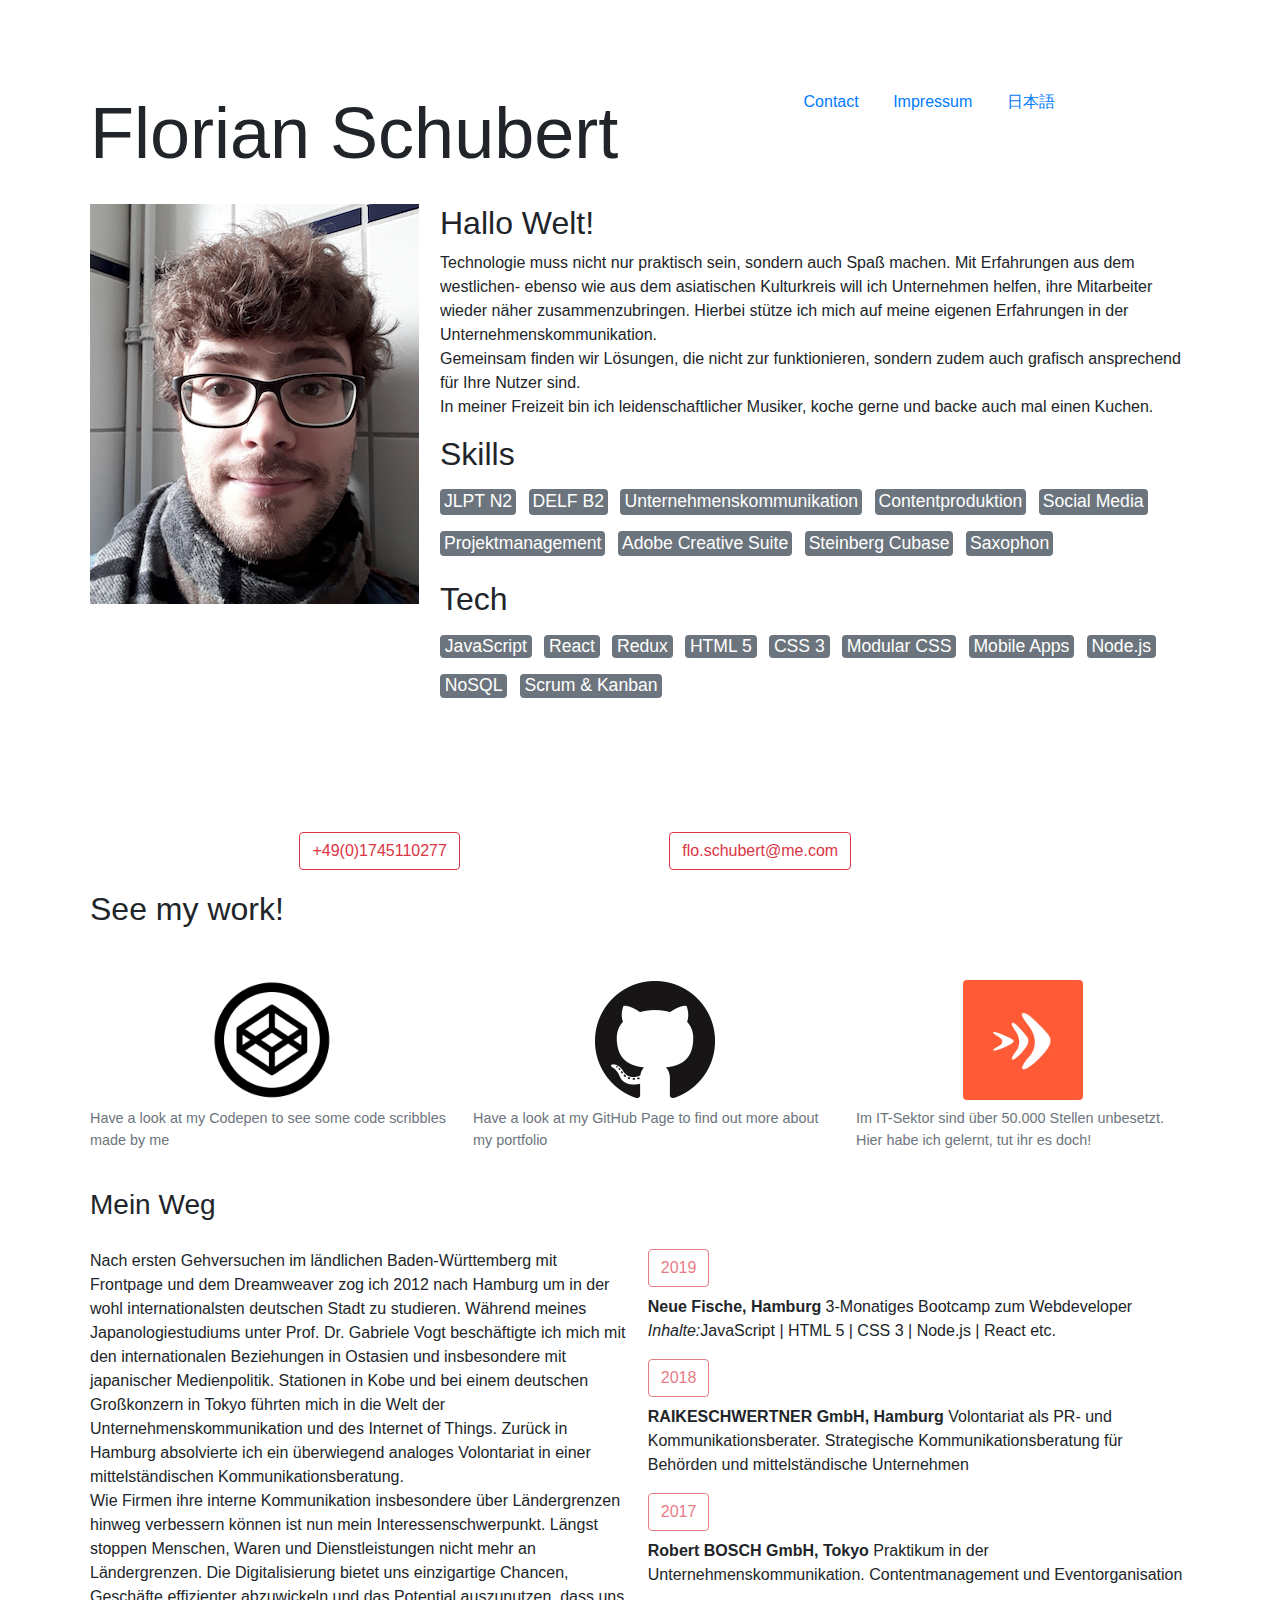
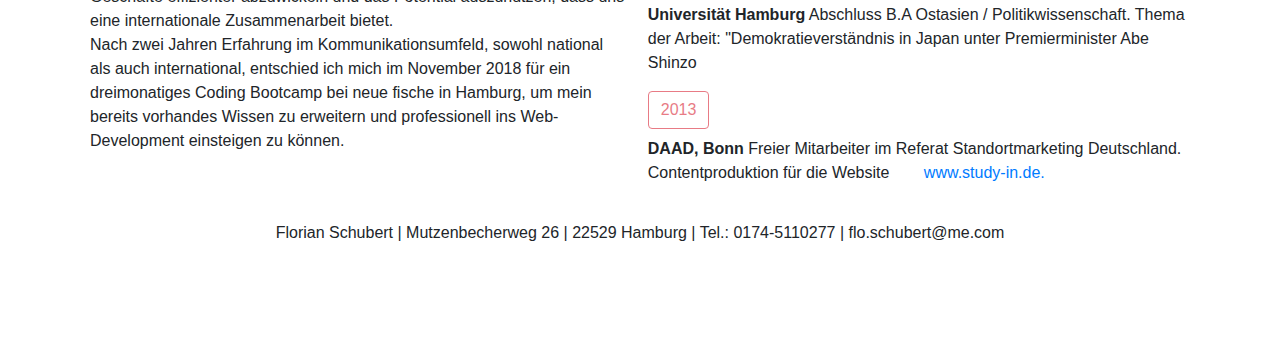
<file: index.html>
<!DOCTYPE html>
<html lang="de">
<head>
 <meta charset="UTF-8">
 <meta name="viewport" content="width=device-width, initial-scale=1.0">
 <meta http-equiv="X-UA-Compatible" content="ie=edge">
    <title>Florian Schubert | Web Development & Communications</title>
    <link
     rel="stylesheet" href="bootstrap.min.css" integrity="sha384-GJzZqFGwb1QTTN6wy59ffF1BuGJpLSa9DkKMp0DgiMDm4iYMj70gZWKYbI706tWS" crossorigin="anonymous">
     <script src="jquery.js"></script>
     <script src="popper.min.js"></script>
<script src="bootstrap.min.js" integrity="sha384-B0UglyR+jN6CkvvICOB2joaf5I4l3gm9GU6Hc1og6Ls7i6U/mkkaduKaBhlAXv9k" crossorigin="anonymous">
</script>
<link rel="stylesheet" href="stylesheet.css">
</head>
<body class="">
   <header class="header_Grid">
<div>
   <h1 class="display-3">Florian Schubert</h1>
</div>
<nav class="">
   <a href="mailto:flo.schubert@me.com" class="">Contact</a>
   <a href="#imprint" class="">Impressum</a>
   <a href="jap.html" class="">日本語</a>
</nav>
   </header>
   <section class="section_about">
      <div class="">
      <img class="img-fluid" src="png/Profilfoto.png" alt="Florian Schubert">
   </div>
     <div class=""> 
        <h2 class="">Hallo Welt!</h2>
        <p>
          Technologie muss nicht nur praktisch sein, sondern auch Spaß machen. Mit Erfahrungen aus dem westlichen- ebenso wie aus dem asiatischen Kulturkreis will ich Unternehmen helfen, ihre Mitarbeiter wieder näher zusammenzubringen. Hierbei stütze ich mich auf meine eigenen Erfahrungen in der Unternehmenskommunikation. <br>
          Gemeinsam finden wir Lösungen, die nicht zur funktionieren, sondern zudem auch grafisch ansprechend für Ihre Nutzer sind. 
          <br>
          In meiner Freizeit bin ich leidenschaftlicher Musiker, koche gerne und backe auch mal einen Kuchen. 
         </p>
         <h2>Skills</h2>
         <ul class="list-inline">
            <li class=" p-1 my-2 list-inline-item badge badge-secondary"> <span style="font-size: 1.1rem"class="font-weight-light">JLPT N2</span></li>
            <li class="p-1 my-2 list-inline-item badge badge-secondary"> <span style="font-size: 1.1rem" class="font-weight-light">DELF B2</span></li>
            <li class="p-1 my-2 list-inline-item badge badge-secondary"> <span style="font-size: 1.1rem" class="font-weight-light">Unternehmenskommunikation</span></li>
            <li class="p-1 my-2 list-inline-item badge badge-secondary"> <span style="font-size: 1.1rem" class="font-weight-light">Contentproduktion</span></li>
            <li class=" p-1 list-inline-item badge badge-secondary my-2"> <span style="font-size: 1.1rem" class="font-weight-light">Social Media</span></li>
            <li class="p-1 list-inline-item badge badge-secondary my-2"> <span style="font-size: 1.1rem" class="font-weight-light">Projektmanagement</span></li>
            <li class="p-1 list-inline-item badge badge-secondary my-2"> <span style="font-size: 1.1rem" class="font-weight-light">Adobe Creative Suite</span></li>
            <li class="p-1 list-inline-item badge badge-secondary my-2"> <span style="font-size: 1.1rem" class="font-weight-light">Steinberg Cubase</span></li>
            <li class="p-1 list-inline-item badge badge-secondary my-2"> <span style="font-size: 1.1rem" class="font-weight-light">Saxophon</span></li>
         </ul>
<h2>Tech</h2>
<ul class="list-inline">
   <li class="list-inline-item badge badge-secondary my-2"> <span style="font-size: 1.1rem" class="font-weight-light">JavaScript</span></li>
   <li class="list-inline-item badge badge-secondary my-2"> <span style="font-size: 1.1rem" class="font-weight-light">React</span></li>
   <li class="list-inline-item badge badge-secondary my-2"> <span style="font-size: 1.1rem" class="font-weight-light">Redux</span></li>
   <li class="list-inline-item badge badge-secondary my-2"> <span style="font-size: 1.1rem" class="font-weight-light">HTML 5</span></li>
   <li class="list-inline-item badge badge-secondary my-2"> <span style="font-size: 1.1rem" class="font-weight-light">CSS 3</span></li>
   <li class="list-inline-item badge badge-secondary my-2"> <span style="font-size: 1.1rem" class="font-weight-light">Modular CSS</span></li>
   <li class="list-inline-item badge badge-secondary my-2"> <span style="font-size: 1.1rem" class="font-weight-light">Mobile Apps</span></li>
   <li class="list-inline-item badge badge-secondary my-2"> <span style="font-size: 1.1rem" class="font-weight-light">Node.js</span></li>
   <li class="list-inline-item badge badge-secondary my-2"> <span style="font-size: 1.1rem" class="font-weight-light">NoSQL</span></li>
      <li class="list-inline-item badge badge-secondary my-2"> <span style="font-size: 1.1rem" class="font-weight-light">Scrum & Kanban</li>
</ul>

      </div> 
   </section>
      <section class="section_contact">
      <div>

      </div>
         <div class="">
               <a class=" btn btn-outline-danger" href="tel:+49403480098">+49(0)1745110277</a>
         </div>
         <div>
               <a class="btn btn-outline-danger "href="mailto:flo.schubert@me.com">flo.schubert@me.com</a>
         </div> 
       
      </section>
      <div><h2>See my work!</h2></div>
     

   <section class="section_work">      
      <figure class="figure">
           <a href="https://codepen.io/fschubert92/"><img src="png/codepen-logo.png" class="figure-img img-fluid rounded d-block mx-auto" width="120px" height="120px" alt="Have a look at my CodePen"></a>
            <figcaption class="figure-caption">Have a look at my Codepen to see some code scribbles made by me</figcaption>
          </figure>

          <figure class="figure">
             <a href="https://github.com/FSchubert92">
               <img src="png/GitHub-Mark-120px-plus.png" class="figure-img img-fluid rounded justify-content-center d-block mx-auto" alt="Have a look at my GitHub Page">
            </a>
               <figcaption class="figure-caption">Have a look at my GitHub Page to find out more about my portfolio</figcaption>
             </figure>
             <figure class="figure">
                <a href="https://www.neuefische.de/">
                  <img src="png/26805423_1409968235797327_4132342355469485403_n.png"  class="figure-img img-fluid rounded d-block mx-auto" height="120px" width="120px"alt="Neue Fische">
               </a>
                  <figcaption class="figure-caption">Im IT-Sektor sind über 50.000 Stellen unbesetzt. Hier habe ich gelernt, tut ihr es doch!</figcaption>
                </figure>
</section>
<div>
      <h3>Mein Weg</h3>
   </div>
   <section class="section_weg">

<p class="">
   Nach ersten Gehversuchen im ländlichen Baden-Württemberg mit Frontpage und dem Dreamweaver zog ich 2012 nach Hamburg um in der wohl internationalsten deutschen Stadt zu studieren. Während meines Japanologiestudiums unter Prof. Dr. Gabriele Vogt beschäftigte ich mich mit den internationalen Beziehungen in Ostasien und insbesondere mit japanischer Medienpolitik. Stationen in Kobe und bei einem deutschen Großkonzern in Tokyo führten mich in die Welt der Unternehmenskommunikation und des Internet of Things. Zurück in Hamburg absolvierte ich ein überwiegend analoges Volontariat in einer mittelständischen Kommunikationsberatung. <br>
   Wie Firmen ihre interne Kommunikation insbesondere über Ländergrenzen hinweg verbessern können ist nun mein Interessenschwerpunkt. Längst stoppen Menschen, Waren und Dienstleistungen nicht mehr an Ländergrenzen. Die Digitalisierung bietet uns einzigartige Chancen, Geschäfte effizienter abzuwickeln und das Potential auszunutzen, dass uns eine internationale Zusammenarbeit bietet. 
   <br>
   Nach zwei Jahren Erfahrung im Kommunikationsumfeld, sowohl national als auch international, entschied ich mich im November 2018 für ein dreimonatiges Coding Bootcamp bei neue fische in Hamburg, um mein bereits vorhandes Wissen zu erweitern und professionell ins Web-Development einsteigen zu können. 
</p>
<div class="">
 <ul class="list-inline">
<li class="btn btn-outline-danger disabled mb-2">2019</li>
<p><span class="font-weight-bold">Neue Fische, Hamburg</span> 3-Monatiges Bootcamp zum Webdeveloper <br>
<span class="font-italic">Inhalte:</span>JavaScript | HTML 5 | CSS 3 | Node.js | React etc.</p>
<li class="btn btn-outline-danger disabled mb-2">2018</li>
<p> <span class="font-weight-bold">RAIKESCHWERTNER GmbH, Hamburg</span> Volontariat als PR- und Kommunikationsberater. Strategische Kommunikationsberatung für Behörden und mittelständische Unternehmen</p>
<li class="btn btn-outline-danger disabled mb-2">2017</li>
<p> <span class="font-weight-bold">Robert BOSCH GmbH, Tokyo</span> Praktikum in der Unternehmenskommunikation. Contentmanagement und Eventorganisation</p>
<p> <span class="font-weight-bold">Universität Hamburg</span> Abschluss B.A Ostasien / Politikwissenschaft. Thema der Arbeit: "Demokratieverständnis in Japan unter Premierminister Abe Shinzo</p>
<li class="btn btn-outline-danger disabled mb-2">2013</li>
<p> <span class="font-weight-bold">DAAD, Bonn</span> Freier Mitarbeiter im Referat Standortmarketing Deutschland. Contentproduktion für die Website <a href="https://www.study-in.de">www.study-in.de.</a> </p>
 </ul>
 

</div>
</section>
<section id="imprint" class="">
<p class="text-center">Florian Schubert | Mutzenbecherweg 26 | 22529 Hamburg | Tel.: 0174-5110277 | flo.schubert@me.com </p>
</section>
</body>
</html>
</file>
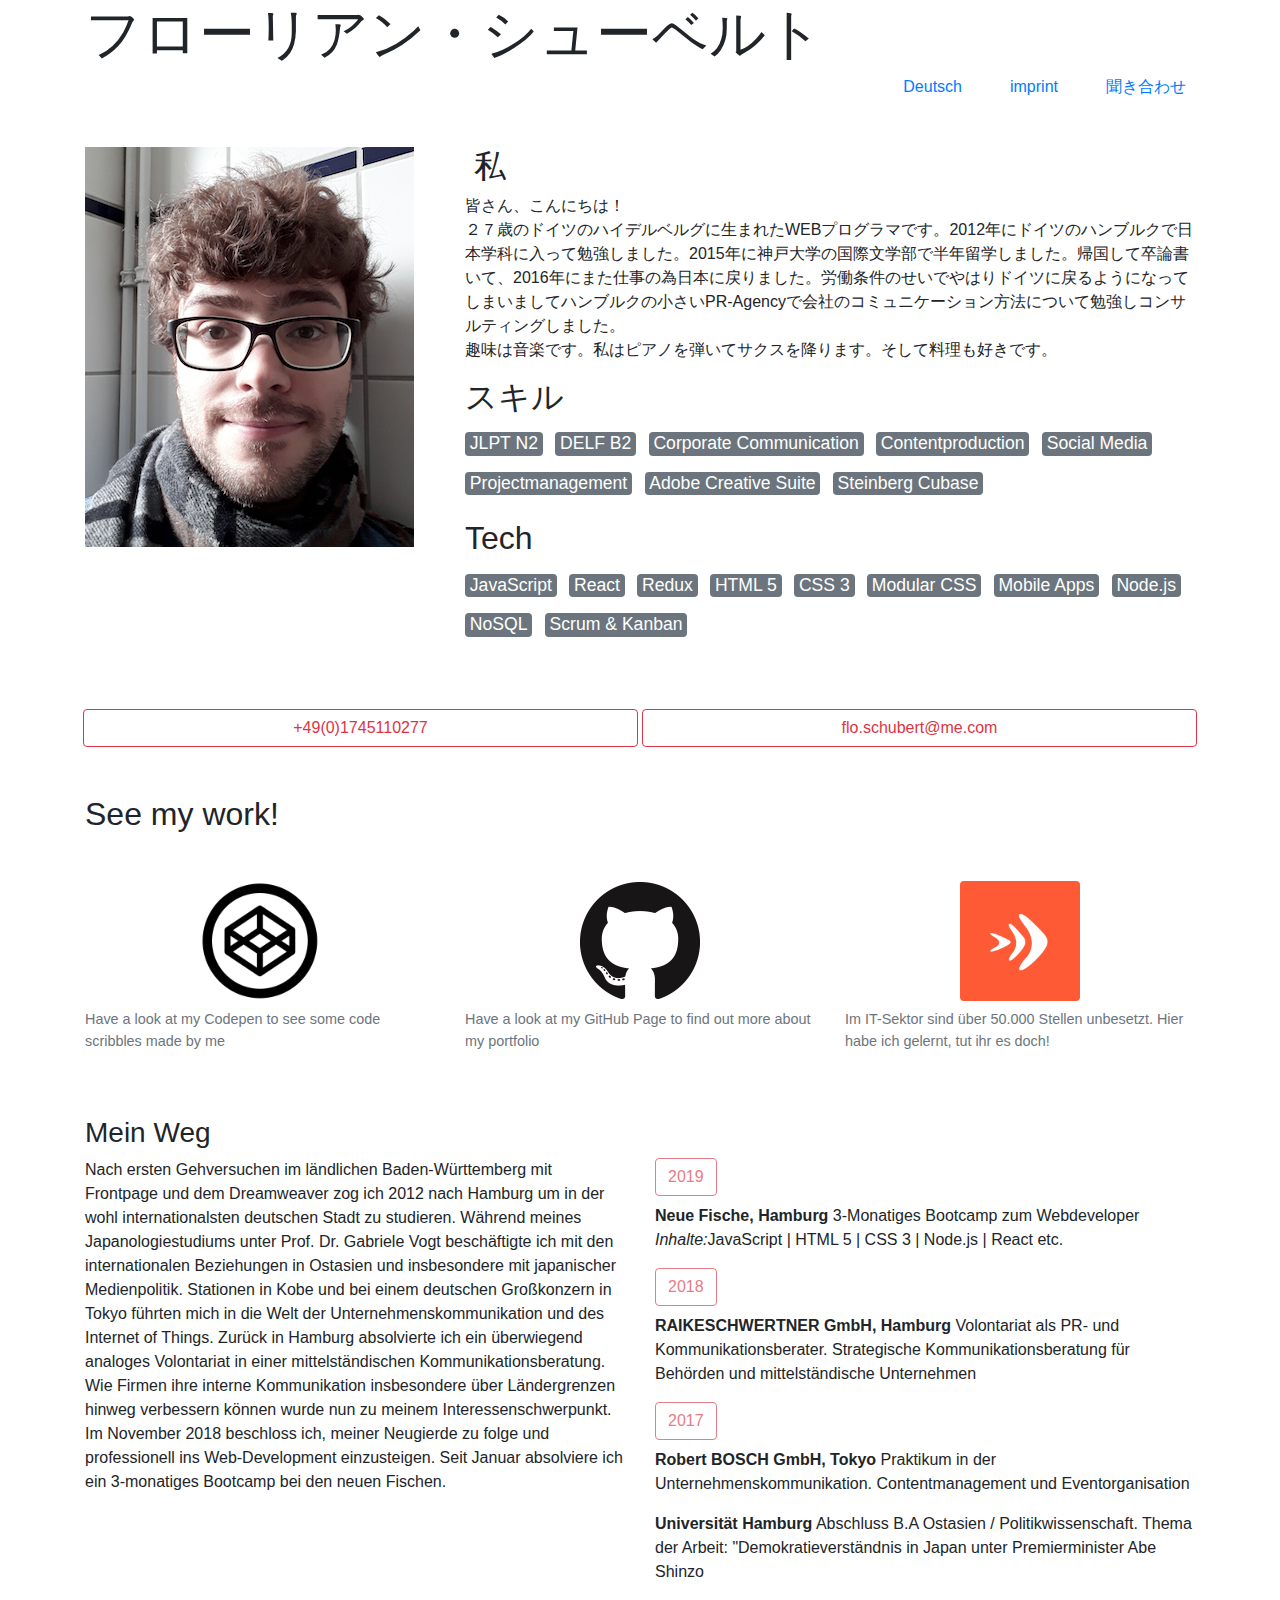
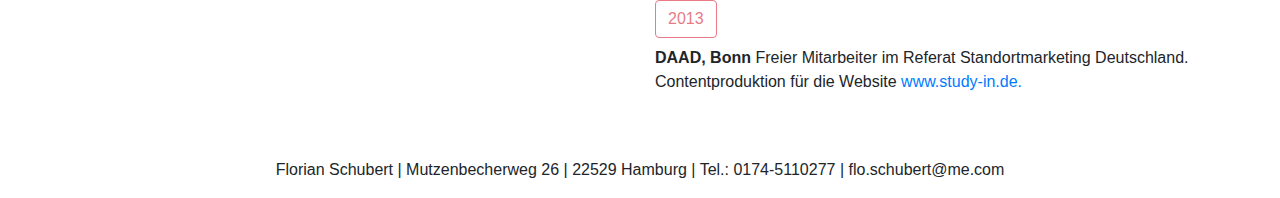
<file: jap.html>
<!DOCTYPE html>
<html lang="jp">
<head>
 <meta charset="UTF-8">
 <meta name="viewport" content="width=device-width, initial-scale=1.0">
 <meta http-equiv="X-UA-Compatible" content="ie=edge">
    <title>フローリアン・シューベルト| Web プログラミング・コミュニケーション</title>
    <link
     rel="stylesheet" href="bootstrap.min.css" integrity="sha384-GJzZqFGwb1QTTN6wy59ffF1BuGJpLSa9DkKMp0DgiMDm4iYMj70gZWKYbI706tWS" crossorigin="anonymous">
<script src="bootstrap.min.js" integrity="sha384-B0UglyR+jN6CkvvICOB2joaf5I4l3gm9GU6Hc1og6Ls7i6U/mkkaduKaBhlAXv9k" crossorigin="anonymous">
</script>
</head>
<body class="container">
   <header class="mb-5">
<div class="row">
   <h1 class="mb-2 display-4 col">フローリアン・シューベルト</h1>
</div>
<div class="row d-flex flex-row-reverse">
   <a href="mailto:flo.schubert@me.com" class="mx-4 ">聞き合わせ</a>
   <a href="#imprint" class="mx-4 ">imprint</a>
   <a href="index.html" class="mx-4 ">Deutsch</a>
</div>
   </header>
   <section class="row">
      <div class="mb-2 mb-md-0 col-md-4">
      <img class="justify-content-start img-fluid" src="png/Profilfoto.png" alt="Florian Schubert">
   </div>
     <div class="col-md-8"> 
        <h2 class=""> 私</h2>
        <p>
         皆さん、こんにちは！<br>
         ２７歳のドイツのハイデルベルグに生まれたWEBプログラマです。2012年にドイツのハンブルクで日本学科に入って勉強しました。2015年に神戸大学の国際文学部で半年留学しました。帰国して卒論書いて、2016年にまた仕事の為日本に戻りました。労働条件のせいでやはりドイツに戻るようになってしまいましてハンブルクの小さいPR-Agencyで会社のコミュニケーション方法について勉強しコンサルティングしました。
          <br>
         趣味は音楽です。私はピアノを弾いてサクスを降ります。そして料理も好きです。
         </p>
         <h2>スキル</h2>
         <ul class="list-inline">
            <li class="list-inline-item badge badge-secondary"> <span style="font-size: 1.1rem"class="font-weight-light">JLPT N2</span></li>
            <li class="list-inline-item badge badge-secondary"> <span style="font-size: 1.1rem" class="font-weight-light">DELF B2</span></li>
            <li class="list-inline-item badge badge-secondary"> <span style="font-size: 1.1rem" class="font-weight-light">Corporate Communication</span></li>
            <li class="list-inline-item badge badge-secondary"> <span style="font-size: 1.1rem" class="font-weight-light">Contentproduction</span></li>
            <li class="list-inline-item badge badge-secondary my-2"> <span style="font-size: 1.1rem" class="font-weight-light">Social Media</span></li>
            <li class="list-inline-item badge badge-secondary my-2"> <span style="font-size: 1.1rem" class="font-weight-light">Projectmanagement</span></li>
            <li class="list-inline-item badge badge-secondary my-2"> <span style="font-size: 1.1rem" class="font-weight-light">Adobe Creative Suite</span></li>
            <li class="list-inline-item badge badge-secondary my-2"> <span style="font-size: 1.1rem" class="font-weight-light">Steinberg Cubase</span></li>
         </ul>
<h2>Tech</h2>
<ul class="list-inline">
   <li class="list-inline-item badge badge-secondary my-2"> <span style="font-size: 1.1rem" class="font-weight-light">JavaScript</span></li>
   <li class="list-inline-item badge badge-secondary my-2"> <span style="font-size: 1.1rem" class="font-weight-light">React</span></li>
   <li class="list-inline-item badge badge-secondary my-2"> <span style="font-size: 1.1rem" class="font-weight-light">Redux</span></li>
   <li class="list-inline-item badge badge-secondary my-2"> <span style="font-size: 1.1rem" class="font-weight-light">HTML 5</span></li>
   <li class="list-inline-item badge badge-secondary my-2"> <span style="font-size: 1.1rem" class="font-weight-light">CSS 3</span></li>
   <li class="list-inline-item badge badge-secondary my-2"> <span style="font-size: 1.1rem" class="font-weight-light">Modular CSS</span></li>
   <li class="list-inline-item badge badge-secondary my-2"> <span style="font-size: 1.1rem" class="font-weight-light">Mobile Apps</span></li>
   <li class="list-inline-item badge badge-secondary my-2"> <span style="font-size: 1.1rem" class="font-weight-light">Node.js</span></li>
   <li class="list-inline-item badge badge-secondary my-2"> <span style="font-size: 1.1rem" class="font-weight-light">NoSQL</span></li>
      <li class="list-inline-item badge badge-secondary my-2"> <span style="font-size: 1.1rem" class="font-weight-light">Scrum & Kanban</li>
</ul>

      </div> 
   </section>
      <section class="my-5">
         <div class="d-flex justify-content-center">
               <a class="d-sm-inline-flex-column btn btn-outline-danger mr-1 col-sm-6" href="tel:+49403480098">+49(0)1745110277</a>
               <!--Vielleicht die Buttons einzeln in Divs?
               --> 
               <a class="d-sm-inline-flex-column btn btn-outline-danger col-sm-6"href="mailto:flo.schubert@me.com">flo.schubert@me.com</a>
         </div> 
       
      </section>
      <div class="mb-5"><h2>See my work!</h2></div>

   <section class="row mb-5">      
      <figure class="col-md-4 col-sm-6 figure">
           <a href="https://codepen.io/fschubert92/"><img src="png/codepen-logo.png" class="figure-img img-fluid rounded d-block mx-auto" width="120px" height="120px" alt="Have a look at my CodePen"></a>
            <figcaption class="figure-caption">Have a look at my Codepen to see some code scribbles made by me</figcaption>
          </figure>

          <figure class="col-md-4 col-sm-6 figure">
             <a href="https://github.com/FSchubert92">
               <img src="png/GitHub-Mark-120px-plus.png" class="figure-img img-fluid rounded justify-content-center d-block mx-auto" alt="Have a look at my GitHub Page">
            </a>
               <figcaption class="figure-caption">Have a look at my GitHub Page to find out more about my portfolio</figcaption>
             </figure>
             <figure class="col-md-4 col-sm-6 figure">
                <a href="https://www.neuefische.de/">
                  <img src="png/26805423_1409968235797327_4132342355469485403_n.png"  class="figure-img img-fluid rounded d-block mx-auto" height="120px" width="120px"alt="Neue Fische">
               </a>
                  <figcaption class="figure-caption">Im IT-Sektor sind über 50.000 Stellen unbesetzt. Hier habe ich gelernt, tut ihr es doch!</figcaption>
                </figure>
</section>
<div>
      <h3>Mein Weg</h3>
   </div>
   <section class="row">

<p class="col-md-6">
   Nach ersten Gehversuchen im ländlichen Baden-Württemberg mit Frontpage und dem Dreamweaver zog ich 2012 nach Hamburg um in der wohl internationalsten deutschen Stadt zu studieren. Während meines Japanologiestudiums unter Prof. Dr. Gabriele Vogt beschäftigte ich mit den internationalen Beziehungen in Ostasien und insbesondere mit japanischer Medienpolitik. Stationen in Kobe und bei einem deutschen Großkonzern in Tokyo führten mich in die Welt der Unternehmenskommunikation und des Internet of Things. Zurück in Hamburg absolvierte ich ein überwiegend analoges Volontariat in einer mittelständischen Kommunikationsberatung. <br>
   Wie Firmen ihre interne Kommunikation insbesondere über Ländergrenzen hinweg verbessern können wurde nun zu meinem Interessenschwerpunkt. Im November 2018 beschloss ich, meiner Neugierde zu folge und professionell ins Web-Development einzusteigen. Seit Januar absolviere ich ein 3-monatiges Bootcamp bei den neuen Fischen. 
</p>
<div class=" col-md-6">
 <ul class="list-inline">
<li class="btn btn-outline-danger disabled mb-2">2019</li>
<p><span class="font-weight-bold">Neue Fische, Hamburg</span> 3-Monatiges Bootcamp zum Webdeveloper <br>
<span class="font-italic">Inhalte:</span>JavaScript | HTML 5 | CSS 3 | Node.js | React etc.</p>
<li class="btn btn-outline-danger disabled mb-2">2018</li>
<p> <span class="font-weight-bold">RAIKESCHWERTNER GmbH, Hamburg</span> Volontariat als PR- und Kommunikationsberater. Strategische Kommunikationsberatung für Behörden und mittelständische Unternehmen</p>
<li class="btn btn-outline-danger disabled mb-2">2017</li>
<p> <span class="font-weight-bold">Robert BOSCH GmbH, Tokyo</span> Praktikum in der Unternehmenskommunikation. Contentmanagement und Eventorganisation</p>
<p> <span class="font-weight-bold">Universität Hamburg</span> Abschluss B.A Ostasien / Politikwissenschaft. Thema der Arbeit: "Demokratieverständnis in Japan unter Premierminister Abe Shinzo</p>
<li class="btn btn-outline-danger disabled mb-2">2013</li>
<p> <span class="font-weight-bold">DAAD, Bonn</span> Freier Mitarbeiter im Referat Standortmarketing Deutschland. Contentproduktion für die Website <a href="https://www.study-in.de">www.study-in.de.</a> </p>
 </ul>
 

</div>
</section>
<section id="imprint" class="mt-5 row">
<p class="col text-center">Florian Schubert | Mutzenbecherweg 26 | 22529 Hamburg | Tel.: 0174-5110277 | flo.schubert@me.com </p>
</section>
</body>
</html>
</file>
<file: stylesheet.css>
body {
  display: grid;
  grid-gap: 20px;
  grid-template-rows: auto auto auto auto auto auto;
  grid-template-columns: auto;
  margin: 10vh;
}

a {
  margin-top: 90px;
  margin-left: 30px;
}

.header_Grid {
  display: grid;
  grid-gap: 20px;
  grid-template-rows: auto;
  grid-template-columns: auto auto;
}
.header_nav {
}
.section_about {
  display: grid;
  grid-gap: 20px;
  grid-template-rows: auto;
  grid-template-columns: 30% auto;
  grid-column-gap: 20px;
}
.section_contact {
  display: grid;
  grid-gap: 20px;
  grid-template-rows: auto;
  grid-template-columns: auto auto auto auto;
}

.section_work {
  display: grid;
  grid-gap: 20px;
  grid-template-rows: auto;
  grid-template-columns: 33% 33% auto;
}
.section_weg {
  display: grid;
  grid-gap: 20px;
  grid-template-rows: auto;
  grid-template-columns: auto auto;
}
</file>
